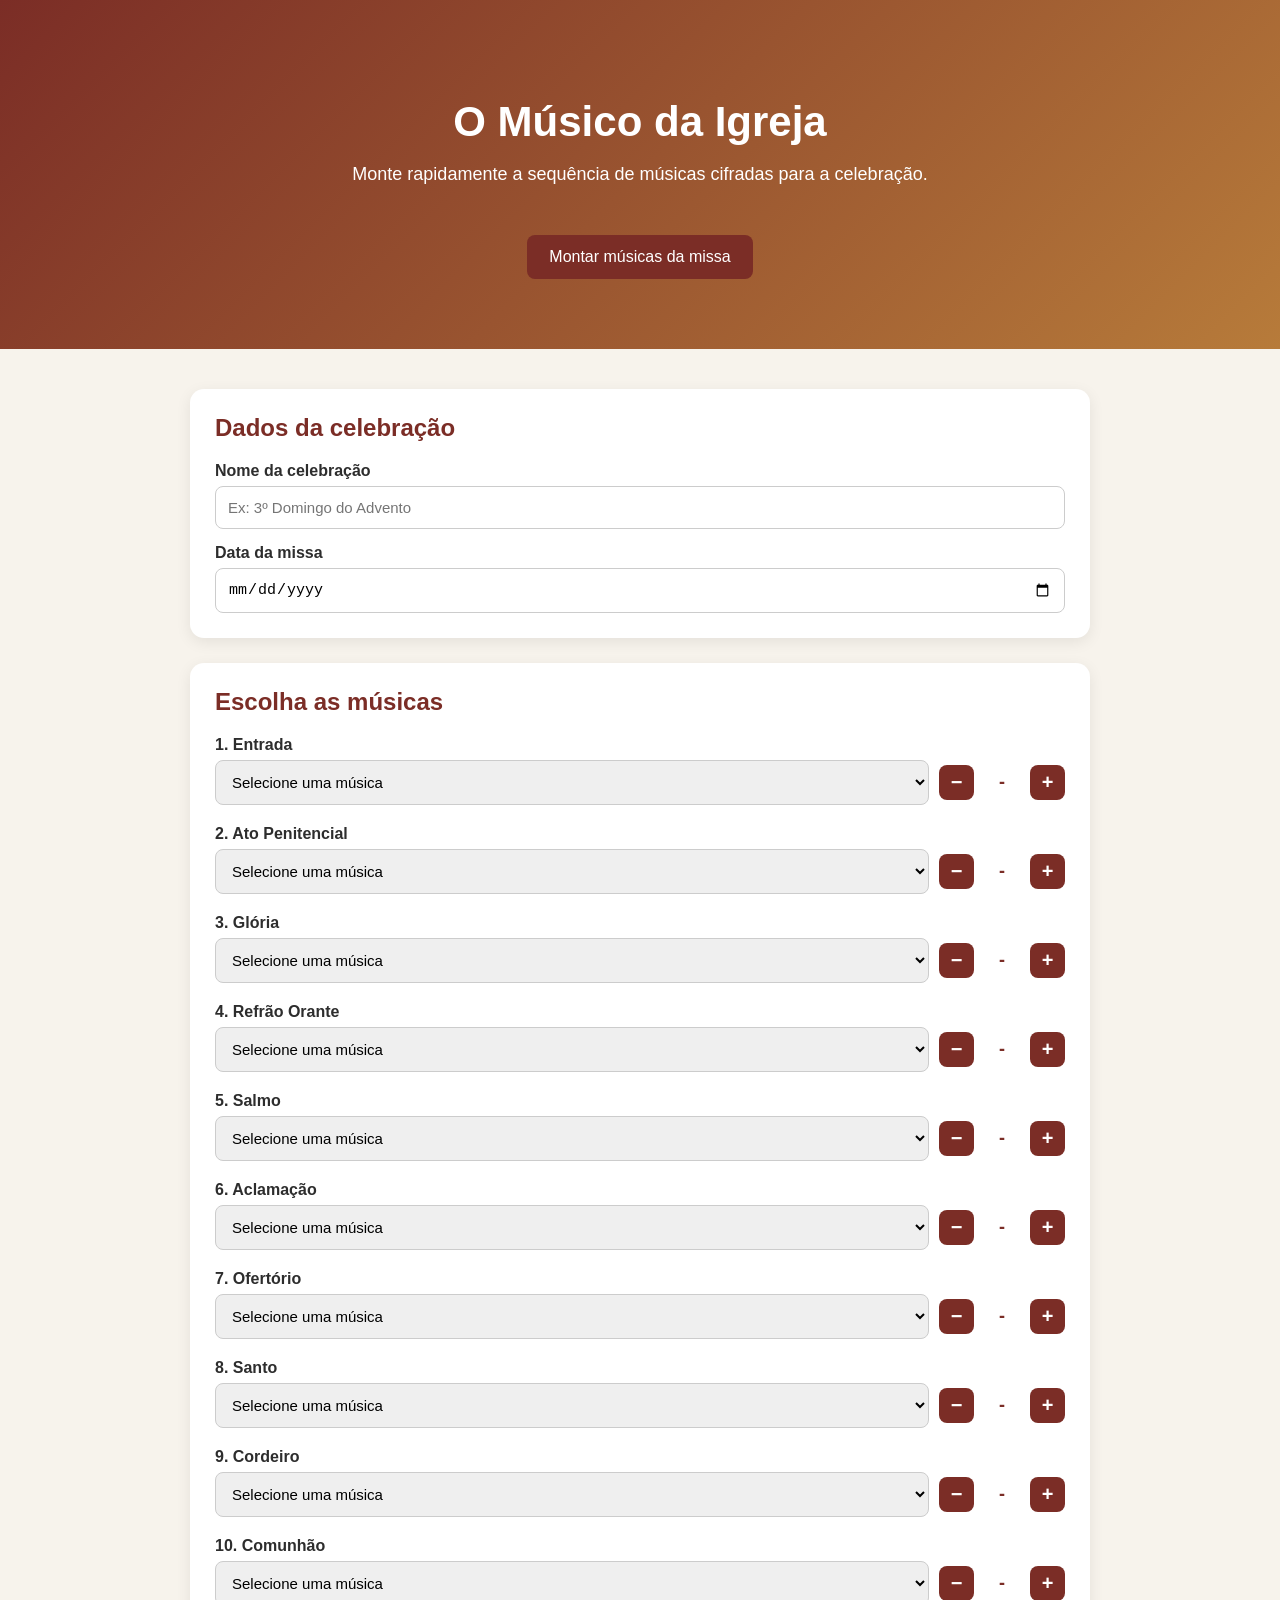
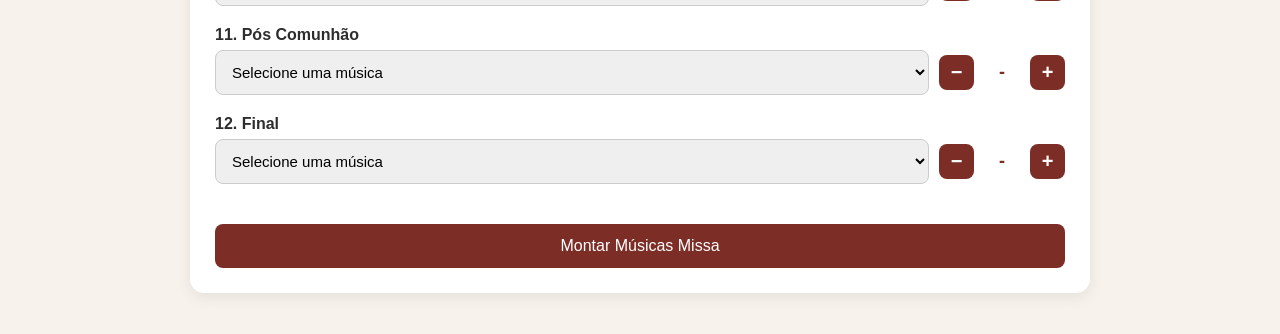
<file: docs/index.html>
<!DOCTYPE html>
<html lang="pt-BR">
<head>
  <meta charset="UTF-8" />
  <meta name="viewport" content="width=device-width, initial-scale=1.0" />
  <title>O Músico da Igreja</title>
  <link rel="stylesheet" href="style.css" />
</head>
<body>
  <header class="hero">
    <h1>O Músico da Igreja</h1>
    <p>Monte rapidamente a sequência de músicas cifradas para a celebração.</p>
    <a href="#montar" class="botao">Montar músicas da missa</a>
  </header>

  <main class="container" id="montar">
    <section class="card">
      <h2>Dados da celebração</h2>

      <label>Nome da celebração</label>
      <input type="text" id="celebracao" placeholder="Ex: 3º Domingo do Advento" />

      <label>Data da missa</label>
      <input type="date" id="dataMissa" />
    </section>

    <section class="card">
      <h2>Escolha as músicas</h2>
      <div id="listaMomentos"></div>

      <button class="botao principal" onclick="montarRepertorio()">
        Montar Músicas Missa
      </button>
    </section>

    <section class="card resultado" id="resultadoCard" style="display: none;">
      <h2>Repertório da Missa</h2>
      <button class="botao" onclick="copiarRepertorio()">Copiar repertório</button>
      <button class="botao secundario" onclick="window.print()">Imprimir</button>
      <div id="resultado"></div>      
    </section>
  </main>

  <script src="musicas.js"></script>
  <script src="script.js"></script>
</body>
</html>
</file>
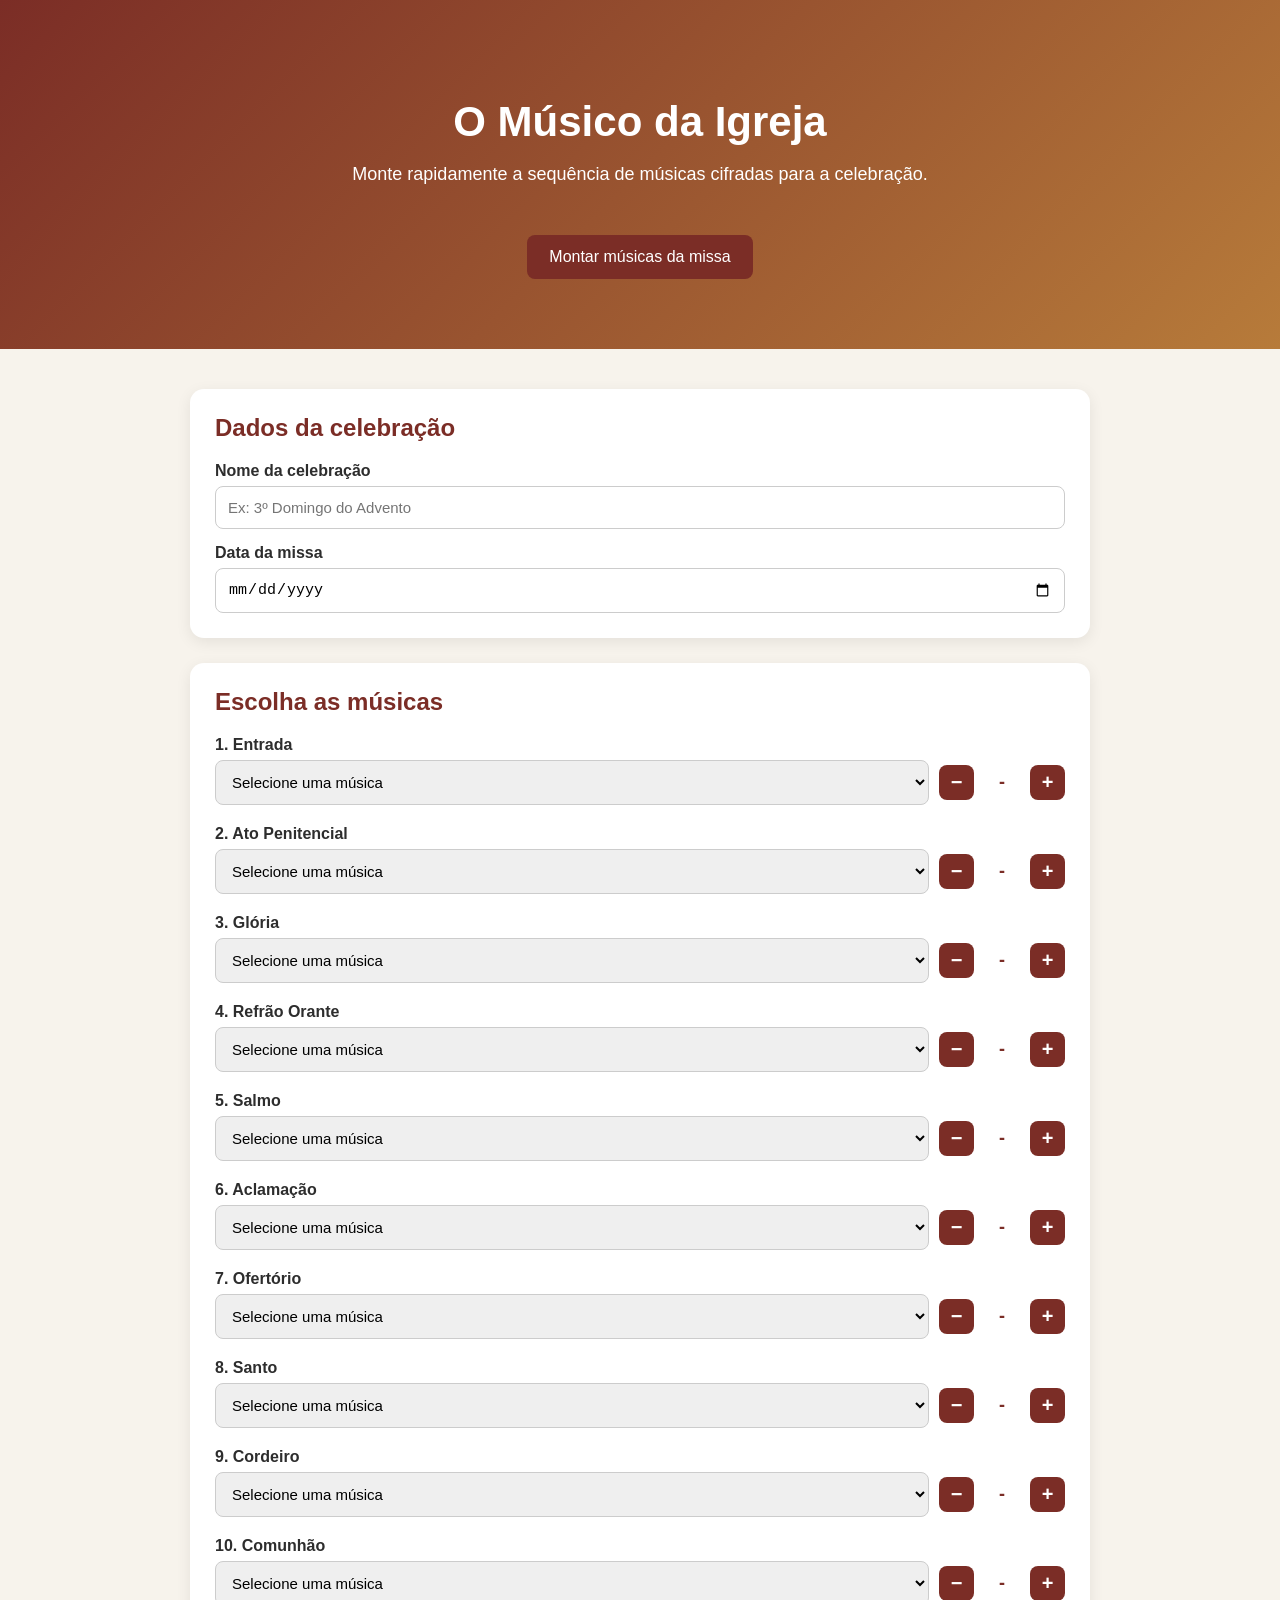
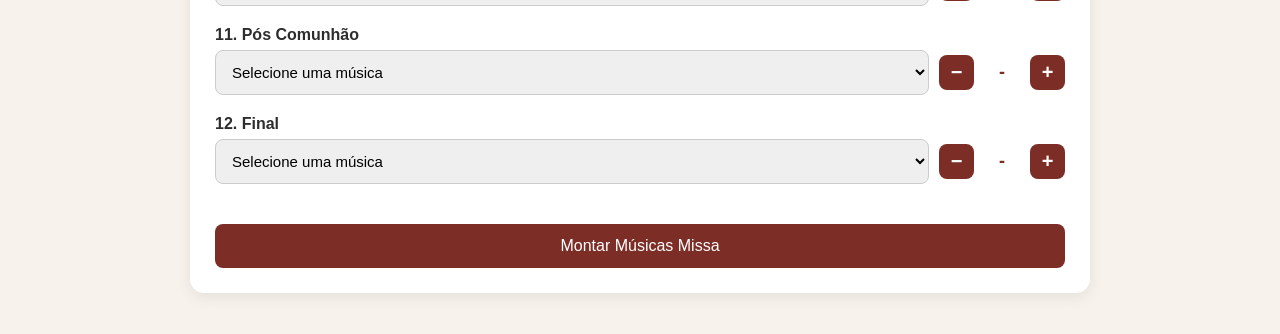
<file: Site/index.html>
<!DOCTYPE html>
<html lang="pt-BR">
<head>
  <meta charset="UTF-8" />
  <meta name="viewport" content="width=device-width, initial-scale=1.0" />
  <title>O Músico da Igreja</title>
  <link rel="stylesheet" href="style.css" />
</head>
<body>
  <header class="hero">
    <h1>O Músico da Igreja</h1>
    <p>Monte rapidamente a sequência de músicas cifradas para a celebração.</p>
    <a href="#montar" class="botao">Montar músicas da missa</a>
  </header>

  <main class="container" id="montar">
    <section class="card">
      <h2>Dados da celebração</h2>

      <label>Nome da celebração</label>
      <input type="text" id="celebracao" placeholder="Ex: 3º Domingo do Advento" />

      <label>Data da missa</label>
      <input type="date" id="dataMissa" />
    </section>

    <section class="card">
      <h2>Escolha as músicas</h2>
      <div id="listaMomentos"></div>

      <button class="botao principal" onclick="montarRepertorio()">
        Montar Músicas Missa
      </button>
    </section>

    <section class="card resultado" id="resultadoCard" style="display: none;">
      <h2>Repertório da Missa</h2>
      <div id="resultado"></div>

      <button class="botao" onclick="copiarRepertorio()">Copiar repertório</button>
      <button class="botao secundario" onclick="window.print()">Imprimir</button>
    </section>
  </main>

  <script src="musicas.js"></script>
  <script src="script.js"></script>
</body>
</html>
</file>
<file: docs/style.css>
* {
  box-sizing: border-box;
}

body {
  margin: 0;
  font-family: Arial, sans-serif;
  background: #f7f3ec;
  color: #2d2d2d;
}

.hero {
  background: linear-gradient(135deg, #7b2d26, #b77b3a);
  color: white;
  text-align: center;
  padding: 70px 20px;
}

.hero h1 {
  font-size: 42px;
  margin-bottom: 10px;
}

.hero p {
  font-size: 18px;
  margin-bottom: 30px;
}

.container {
  width: 90%;
  max-width: 900px;
  margin: 40px auto;
}

.card {
  background: white;
  padding: 25px;
  margin-bottom: 25px;
  border-radius: 14px;
  box-shadow: 0 4px 15px rgba(0,0,0,0.08);
}

h2 {
  margin-top: 0;
  color: #7b2d26;
}

label {
  display: block;
  margin-top: 15px;
  margin-bottom: 6px;
  font-weight: bold;
}

input,
select {
  width: 100%;
  padding: 12px;
  border: 1px solid #ccc;
  border-radius: 8px;
  font-size: 15px;
}

.momento {
  margin-bottom: 20px;
}

.botao {
  display: inline-block;
  background: #7b2d26;
  color: white;
  border: none;
  padding: 13px 22px;
  border-radius: 8px;
  text-decoration: none;
  cursor: pointer;
  font-size: 16px;
  margin-top: 20px;
}

.botao:hover {
  background: #5f211c;
}

.botao.secundario {
  background: #555;
}

.botao.principal {
  width: 100%;
}

.linha-musica {
  display: flex;
  align-items: center;
  gap: 10px;
  flex-wrap: wrap;
}

.campo-musica {
  flex: 1;
}

.controle-tom {
  display: flex;
  align-items: center;
  gap: 8px;
}

.btn-tom {
  width: 35px;
  height: 35px;
  border: none;
  border-radius: 8px;
  background: #7b2d26;
  color: white;
  font-size: 20px;
  cursor: pointer;
  font-weight: bold;
}

.btn-tom:hover {
  background: #5f211c;
}

.tom-atual {
  min-width: 40px;
  text-align: center;
  font-weight: bold;
  font-size: 18px;
  color: #7b2d26;
}

.resultado {
  background: white;
}

.pagina-musica {
  background: white;
  padding: 25px;
  margin-bottom: 30px;
  border-radius: 12px;
  border-top: 1px solid #ddd;
}

.pagina-musica h3 {
  color: #7b2d26;
  margin-bottom: 5px;
}

.cifra-duas-colunas {
  height: auto;
}

.cifra-duas-colunas pre {
  background: transparent;
  padding: 0;
  border-radius: 0;
  font-size: 15px;
  line-height: 1.45;
}

.acorde {
  color: #7b2d26;
  font-weight: bold;
}

/* CAPA */

.capa-repertorio {
  background: white;
  padding: 60px 25px;
  margin-bottom: 30px;
  border-radius: 12px;
  text-align: center;
}

.capa-repertorio h1 {
  color: #7b2d26;
  font-size: 36px;
  margin-bottom: 20px;
}

.capa-repertorio h2 {
  font-size: 26px;
  margin-bottom: 12px;
  color: #2d2d2d;
}

.capa-repertorio p {
  font-size: 18px;
  color: #555;
}

/* IMPRESSÃO */

@media print {
  @page {
    size: A4;
    margin: 12mm;
  }

  .hero,
  .card:not(.resultado),
  .botao {
    display: none !important;
  }

  body {
    background: white;
  }

  .container {
    width: 100%;
    max-width: none;
    margin: 0;
  }

  .resultado {
    display: block !important;
    box-shadow: none;
    padding: 0;
    margin: 0;
  }

  .resultado > h2 {
    display: none;
  }

  .capa-repertorio {
    height: calc(297mm - 24mm);
    padding: 0;
    margin: 0;
    border-radius: 0;

    display: flex;
    flex-direction: column;
    align-items: center;
    justify-content: center;

    page-break-after: always;
    break-after: page;
  }

  .capa-repertorio h1 {
    font-size: 34px;
    color: #7b2d26;
  }

  .capa-repertorio h2 {
    font-size: 65px;
    color: #2d2d2d;
  }

  .capa-repertorio p {
    font-size: 34px;
    color: #555;
  }

  .pagina-musica {
  page-break-before: always;
  break-before: page;
  page-break-after: always;
  break-after: page;

  height: calc(297mm - 24mm);
  padding: 0;
  margin: 0;
  border-radius: 0;
  border-top: none;
  overflow: hidden;
  }
  .pagina-musica h3 {
    margin: 0 0 4mm;
    font-size: 16px;
    color: #7b2d26;
  }

  .pagina-musica p {
    margin: 0 0 4mm;
    font-size: 13px;
  }

  .cifra-duas-colunas {
  column-count: 2;
  column-gap: 10mm;
  column-fill: auto;
  height: 245mm;
  overflow: hidden;
  }

  .cifra-duas-colunas pre {
    background: transparent;
    padding: 0;
    border-radius: 0;
    margin: 0;
    font-family: "Courier New", monospace;
    font-size: 16px;
    line-height: 1.4;
    color: #000;
    white-space: pre-wrap;
  }

  .acorde {
    color: #7b2d26 !important;
  }
}
</file>
<file: Site/style.css>
* {
  box-sizing: border-box;
}

body {
  margin: 0;
  font-family: Arial, sans-serif;
  background: #f7f3ec;
  color: #2d2d2d;
}

.hero {
  background: linear-gradient(135deg, #7b2d26, #b77b3a);
  color: white;
  text-align: center;
  padding: 70px 20px;
}

.hero h1 {
  font-size: 42px;
  margin-bottom: 10px;
}

.hero p {
  font-size: 18px;
  margin-bottom: 30px;
}

.container {
  width: 90%;
  max-width: 900px;
  margin: 40px auto;
}

.card {
  background: white;
  padding: 25px;
  margin-bottom: 25px;
  border-radius: 14px;
  box-shadow: 0 4px 15px rgba(0,0,0,0.08);
}

h2 {
  margin-top: 0;
  color: #7b2d26;
}

label {
  display: block;
  margin-top: 15px;
  margin-bottom: 6px;
  font-weight: bold;
}

input,
select {
  width: 100%;
  padding: 12px;
  border: 1px solid #ccc;
  border-radius: 8px;
  font-size: 15px;
}

.momento {
  margin-bottom: 20px;
}

.botao {
  display: inline-block;
  background: #7b2d26;
  color: white;
  border: none;
  padding: 13px 22px;
  border-radius: 8px;
  text-decoration: none;
  cursor: pointer;
  font-size: 16px;
  margin-top: 20px;
}

.botao:hover {
  background: #5f211c;
}

.botao.secundario {
  background: #555;
}

.botao.principal {
  width: 100%;
}

.linha-musica {
  display: flex;
  align-items: center;
  gap: 10px;
  flex-wrap: wrap;
}

.campo-musica {
  flex: 1;
}

.controle-tom {
  display: flex;
  align-items: center;
  gap: 8px;
}

.btn-tom {
  width: 35px;
  height: 35px;
  border: none;
  border-radius: 8px;
  background: #7b2d26;
  color: white;
  font-size: 20px;
  cursor: pointer;
  font-weight: bold;
}

.btn-tom:hover {
  background: #5f211c;
}

.tom-atual {
  min-width: 40px;
  text-align: center;
  font-weight: bold;
  font-size: 18px;
  color: #7b2d26;
}

.resultado {
  background: white;
}

.pagina-musica {
  background: white;
  padding: 25px;
  margin-bottom: 30px;
  border-radius: 12px;
  border-top: 1px solid #ddd;
}

.pagina-musica h3 {
  color: #7b2d26;
  margin-bottom: 5px;
}

.cifra-duas-colunas {
  height: auto;
}

.cifra-duas-colunas pre {
  background: transparent;
  padding: 0;
  border-radius: 0;

  font-size: 15px;
  line-height: 1.45;
}

.acorde {
  color: #7b2d26;
  font-weight: bold;
}

@media print {
  @page {
    size: A4;
    margin: 12mm;
  }

  .hero,
  .card:not(.resultado),
  .botao {
    display: none !important;
  }

  body {
    background: white;
  }

  .container {
    width: 100%;
    max-width: none;
    margin: 0;
  }

  .resultado {
    display: block !important;
    box-shadow: none;
    padding: 0;
    margin: 0;
  }

  .resultado > h2 {
  display: none;
  }

  .pagina-musica {
    page-break-after: always;
    break-after: page;
    page-break-inside: avoid;
    break-inside: avoid;
    height: calc(297mm - 24mm);
    padding: 0;
    margin: 0;
    border-radius: 0;
    border-top: none;
  }

  .pagina-musica:last-child {
    page-break-after: auto;
    break-after: auto;
  }

  .pagina-musica h3 {
    margin: 0 0 4mm;
    font-size: 18px;
    color: #7b2d26;
  }

  .pagina-musica p {
    margin: 0 0 4mm;
    font-size: 13px;
  }

  .cifra-duas-colunas {
    column-count: 2;
    column-gap: 10mm;
    column-fill: auto;
    height: 250mm;
  }

  .cifra-duas-colunas pre {
    background: transparent;
    padding: 0;
    border-radius: 0;

    font-family: "Courier New", monospace;
    font-size: 14px;
    line-height: 1.4;
  }
}

/*CAPA*/

.capa-repertorio {
  background: white;
  padding: 60px 25px;
  margin-bottom: 30px;
  border-radius: 12px;
  text-align: center;
}

.capa-repertorio h1 {
  color: #7b2d26;
  font-size: 36px;
  margin-bottom: 20px;
}

.capa-repertorio h2 {
  font-size: 26px;
  margin-bottom: 12px;
  color: #2d2d2d;
}

.capa-repertorio p {
  font-size: 18px;
  color: #555;
}

@media print {
  .capa-repertorio {
    height: calc(297mm - 24mm);
    display: flex;
    align-items: center;
    justify-content: center;
    page-break-after: always;
    break-after: page;
    padding: 0;
    margin: 0;
    border-radius: 0;
  }

  .capa-repertorio h1 {
    font-size: 34px;
  }

  .capa-repertorio h2 {
    font-size: 24px;
  }

  .capa-repertorio p {
    font-size: 16px;
  }
}
</file>
